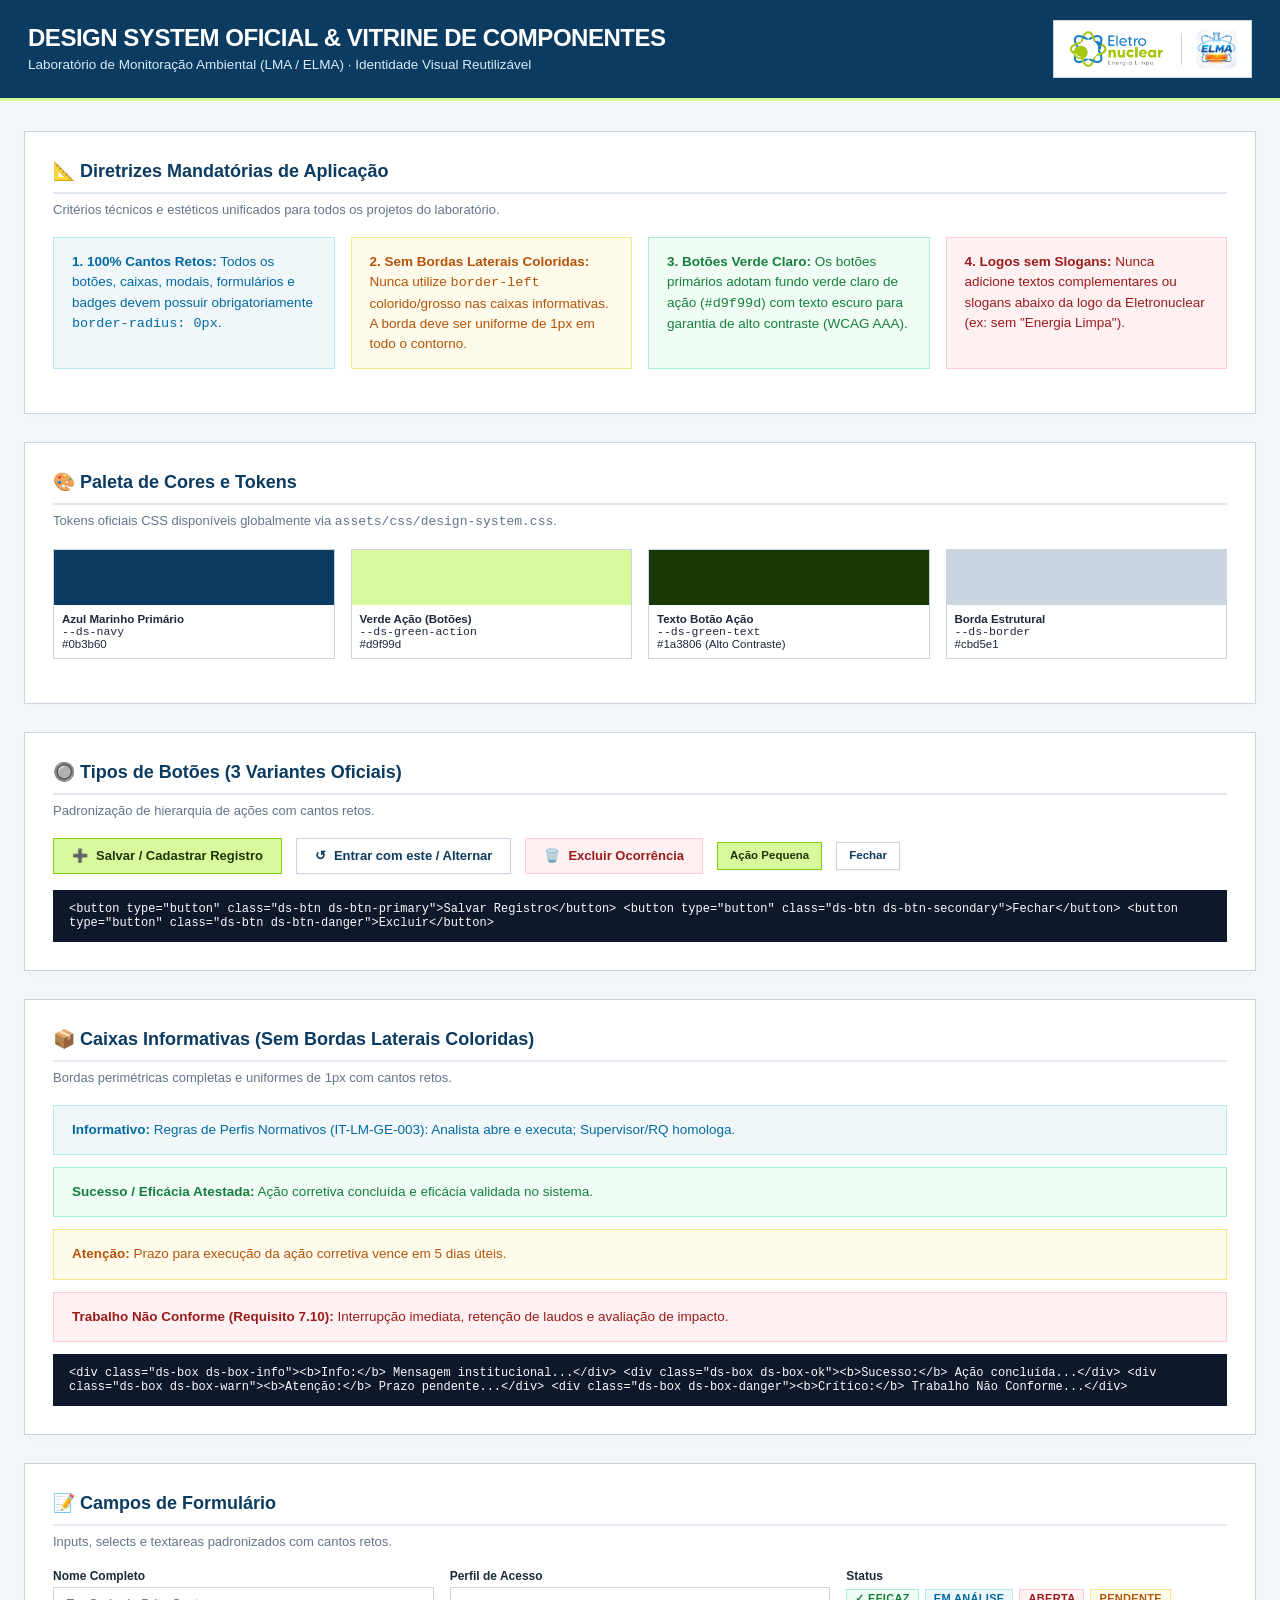
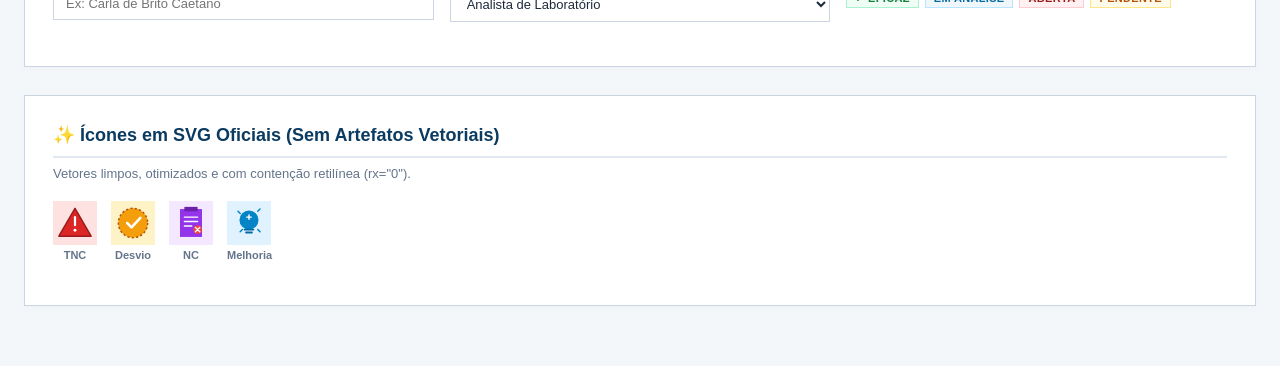
<file: design-system.html>
<!DOCTYPE html>
<html lang="pt-BR">
<head>
  <meta charset="UTF-8">
  <meta name="viewport" content="width=device-width, initial-scale=1.0">
  <title>Showcase & Biblioteca Visual · Design System Oficial LMA</title>
  <link rel="stylesheet" href="assets/css/design-system.css">
  <style>
    body {
      margin: 0;
      padding: 0;
      font-family: -apple-system, BlinkMacSystemFont, "Segoe UI", Roboto, Helvetica, Arial, sans-serif;
      background: var(--ds-bg-page);
      color: var(--ds-text);
    }
    .demo-container {
      max-width: 1400px;
      margin: 30px auto 60px;
      padding: 0 24px;
    }
    .demo-section {
      background: #ffffff;
      border: 1.5px solid var(--ds-border);
      border-radius: var(--ds-radius);
      padding: 28px;
      margin-bottom: 28px;
      box-shadow: 0 2px 8px rgba(0,0,0,0.02);
    }
    .demo-section h2 {
      margin: 0 0 8px;
      font-size: 18px;
      color: var(--ds-navy);
      border-bottom: 2px solid var(--ds-border-light);
      padding-bottom: 10px;
      display: flex;
      align-items: center;
      gap: 8px;
    }
    .demo-section p.subtitle {
      margin: 0 0 20px;
      font-size: 13px;
      color: var(--ds-muted);
    }
    .demo-row {
      display: flex;
      align-items: center;
      gap: 14px;
      flex-wrap: wrap;
      margin-bottom: 16px;
    }
    .demo-grid {
      display: grid;
      grid-template-columns: repeat(auto-fit, minmax(280px, 1fr));
      gap: 16px;
      margin-bottom: 16px;
    }
    .code-preview {
      background: #0f172a;
      color: #f8fafc;
      padding: 12px 16px;
      border-radius: var(--ds-radius);
      font-family: ui-monospace, SFMono-Regular, Consolas, monospace;
      font-size: 12px;
      overflow-x: auto;
      margin-top: 10px;
    }
    .color-swatch {
      display: flex;
      flex-direction: column;
      border: 1px solid var(--ds-border);
      border-radius: var(--ds-radius);
      overflow: hidden;
      font-size: 11.5px;
    }
    .swatch-color {
      height: 55px;
    }
    .swatch-info {
      padding: 8px;
      background: #fff;
    }
  </style>
</head>
<body>

  <!-- ======================================================== -->
  <!-- 1. CABEÇALHO INSTITUCIONAL OFICIAL                        -->
  <!-- ======================================================== -->
  <header class="ds-header">
    <div class="ds-header-container">
      <div class="ds-header-titles">
        <h1>DESIGN SYSTEM OFICIAL & VITRINE DE COMPONENTES</h1>
        <p>Laboratório de Monitoração Ambiental (LMA / ELMA) · Identidade Visual Reutilizável</p>
      </div>
      <div class="ds-header-logos-box">
        <img src="assets/logo_eletronuclear.png" alt="Eletronuclear">
        <div class="ds-header-logos-divider"></div>
        <img src="assets/logo_elma.png" alt="LMA / ELMA">
      </div>
    </div>
  </header>

  <main class="demo-container">

    <!-- SEÇÃO: REGRAS FUNDAMENTAIS -->
    <div class="demo-section">
      <h2>📐 Diretrizes Mandatórias de Aplicação</h2>
      <p class="subtitle">Critérios técnicos e estéticos unificados para todos os projetos do laboratório.</p>
      
      <div class="demo-grid">
        <div class="ds-box ds-box-info" style="margin:0;">
          <strong>1. 100% Cantos Retos:</strong> Todos os botões, caixas, modais, formulários e badges devem possuir obrigatoriamente <code>border-radius: 0px</code>.
        </div>
        <div class="ds-box ds-box-warn" style="margin:0;">
          <strong>2. Sem Bordas Laterais Coloridas:</strong> Nunca utilize <code>border-left</code> colorido/grosso nas caixas informativas. A borda deve ser uniforme de 1px em todo o contorno.
        </div>
        <div class="ds-box ds-box-ok" style="margin:0;">
          <strong>3. Botões Verde Claro:</strong> Os botões primários adotam fundo verde claro de ação (<code>#d9f99d</code>) com texto escuro para garantia de alto contraste (WCAG AAA).
        </div>
        <div class="ds-box ds-box-danger" style="margin:0;">
          <strong>4. Logos sem Slogans:</strong> Nunca adicione textos complementares ou slogans abaixo da logo da Eletronuclear (ex: sem "Energia Limpa").
        </div>
      </div>
    </div>

    <!-- SEÇÃO: PALETA DE CORES -->
    <div class="demo-section">
      <h2>🎨 Paleta de Cores e Tokens</h2>
      <p class="subtitle">Tokens oficiais CSS disponíveis globalmente via <code>assets/css/design-system.css</code>.</p>
      
      <div class="demo-grid">
        <div class="color-swatch">
          <div class="swatch-color" style="background:#0b3b60;"></div>
          <div class="swatch-info">
            <strong>Azul Marinho Primário</strong><br>
            <code>--ds-navy</code><br>
            #0b3b60
          </div>
        </div>

        <div class="color-swatch">
          <div class="swatch-color" style="background:#d9f99d;"></div>
          <div class="swatch-info">
            <strong>Verde Ação (Botões)</strong><br>
            <code>--ds-green-action</code><br>
            #d9f99d
          </div>
        </div>

        <div class="color-swatch">
          <div class="swatch-color" style="background:#1a3806;"></div>
          <div class="swatch-info">
            <strong>Texto Botão Ação</strong><br>
            <code>--ds-green-text</code><br>
            #1a3806 (Alto Contraste)
          </div>
        </div>

        <div class="color-swatch">
          <div class="swatch-color" style="background:#cbd5e1;"></div>
          <div class="swatch-info">
            <strong>Borda Estrutural</strong><br>
            <code>--ds-border</code><br>
            #cbd5e1
          </div>
        </div>
      </div>
    </div>

    <!-- SEÇÃO: BOTÕES PADRONIZADOS -->
    <div class="demo-section">
      <h2>🔘 Tipos de Botões (3 Variantes Oficiais)</h2>
      <p class="subtitle">Padronização de hierarquia de ações com cantos retos.</p>

      <div class="demo-row">
        <!-- Botão Primário -->
        <button type="button" class="ds-btn ds-btn-primary">
          <span>➕</span> Salvar / Cadastrar Registro
        </button>

        <!-- Botão Secundário / Outline -->
        <button type="button" class="ds-btn ds-btn-secondary">
          <span>↺</span> Entrar com este / Alternar
        </button>

        <!-- Botão de Ação Crítica / Perigo -->
        <button type="button" class="ds-btn ds-btn-danger">
          <span>🗑️</span> Excluir Ocorrência
        </button>

        <!-- Variações Small -->
        <button type="button" class="ds-btn ds-btn-primary ds-btn-sm">
          Ação Pequena
        </button>
        <button type="button" class="ds-btn ds-btn-secondary ds-btn-sm">
          Fechar
        </button>
      </div>

      <div class="code-preview">
&lt;button type="button" class="ds-btn ds-btn-primary"&gt;Salvar Registro&lt;/button&gt;
&lt;button type="button" class="ds-btn ds-btn-secondary"&gt;Fechar&lt;/button&gt;
&lt;button type="button" class="ds-btn ds-btn-danger"&gt;Excluir&lt;/button&gt;
      </div>
    </div>

    <!-- SEÇÃO: CAIXAS INFORMATIVAS & PAINÉIS -->
    <div class="demo-section">
      <h2>📦 Caixas Informativas (Sem Bordas Laterais Coloridas)</h2>
      <p class="subtitle">Bordas perimétricas completas e uniformes de 1px com cantos retos.</p>

      <div class="ds-box ds-box-info">
        <b>Informativo:</b> Regras de Perfis Normativos (IT-LM-GE-003): Analista abre e executa; Supervisor/RQ homologa.
      </div>

      <div class="ds-box ds-box-ok">
        <b>Sucesso / Eficácia Atestada:</b> Ação corretiva concluída e eficácia validada no sistema.
      </div>

      <div class="ds-box ds-box-warn">
        <b>Atenção:</b> Prazo para execução da ação corretiva vence em 5 dias úteis.
      </div>

      <div class="ds-box ds-box-danger">
        <b>Trabalho Não Conforme (Requisito 7.10):</b> Interrupção imediata, retenção de laudos e avaliação de impacto.
      </div>

      <div class="code-preview">
&lt;div class="ds-box ds-box-info"&gt;&lt;b&gt;Info:&lt;/b&gt; Mensagem institucional...&lt;/div&gt;
&lt;div class="ds-box ds-box-ok"&gt;&lt;b&gt;Sucesso:&lt;/b&gt; Ação concluída...&lt;/div&gt;
&lt;div class="ds-box ds-box-warn"&gt;&lt;b&gt;Atenção:&lt;/b&gt; Prazo pendente...&lt;/div&gt;
&lt;div class="ds-box ds-box-danger"&gt;&lt;b&gt;Crítico:&lt;/b&gt; Trabalho Não Conforme...&lt;/div&gt;
      </div>
    </div>

    <!-- SEÇÃO: FORMULÁRIOS & CAMPOS -->
    <div class="demo-section">
      <h2>📝 Campos de Formulário</h2>
      <p class="subtitle">Inputs, selects e textareas padronizados com cantos retos.</p>

      <div class="demo-grid">
        <div>
          <label style="font-size:12px;font-weight:700;display:block;margin-bottom:4px;">Nome Completo</label>
          <input type="text" class="ds-input" placeholder="Ex: Carla de Brito Caetano">
        </div>

        <div>
          <label style="font-size:12px;font-weight:700;display:block;margin-bottom:4px;">Perfil de Acesso</label>
          <select class="ds-select">
            <option>Analista de Laboratório</option>
            <option>Supervisor / RQ</option>
          </select>
        </div>

        <div>
          <label style="font-size:12px;font-weight:700;display:block;margin-bottom:4px;">Status</label>
          <div style="display:flex;gap:6px;margin-top:6px;">
            <span class="ds-badge ds-badge-ok">✓ Eficaz</span>
            <span class="ds-badge ds-badge-info">Em Análise</span>
            <span class="ds-badge ds-badge-danger">Aberta</span>
            <span class="ds-badge ds-badge-warn">Pendente</span>
          </div>
        </div>
      </div>
    </div>

    <!-- SEÇÃO: ÍCONES EM SVG -->
    <div class="demo-section">
      <h2>✨ Ícones em SVG Oficiais (Sem Artefatos Vetoriais)</h2>
      <p class="subtitle">Vetores limpos, otimizados e com contenção retilínea (rx="0").</p>

      <div class="demo-row">
        <!-- Trabalho Não Conforme -->
        <div style="text-align:center;">
          <div class="ds-icon-box" title="Trabalho Não Conforme">
            <svg viewBox="0 0 60 60" width="44" height="44" fill="none" xmlns="http://www.w3.org/2000/svg">
              <rect width="60" height="60" rx="0" fill="#fee2e2"/>
              <path d="M30 10L52 48H8L30 10Z" fill="#dc2626" stroke="#991b1b" stroke-width="2" stroke-linejoin="round"/>
              <path d="M30 22V33" stroke="white" stroke-width="3" stroke-linecap="round"/>
              <circle cx="30" cy="40" r="2" fill="white"/>
            </svg>
          </div>
          <span style="font-size:11px;font-weight:700;color:var(--ds-muted);margin-top:4px;display:block;">TNC</span>
        </div>

        <!-- Desvio de Processo -->
        <div style="text-align:center;">
          <div class="ds-icon-box" title="Desvio de Processo">
            <svg viewBox="0 0 60 60" width="44" height="44" fill="none" xmlns="http://www.w3.org/2000/svg">
              <rect width="60" height="60" rx="0" fill="#fef3c7"/>
              <circle cx="30" cy="30" r="20" fill="#f59e0b"/>
              <path d="M22 30L28 36L40 23" stroke="white" stroke-width="3.5" stroke-linecap="round" stroke-linejoin="round"/>
              <circle cx="30" cy="30" r="20" stroke="#b45309" stroke-width="2" stroke-dasharray="3 3"/>
            </svg>
          </div>
          <span style="font-size:11px;font-weight:700;color:var(--ds-muted);margin-top:4px;display:block;">Desvio</span>
        </div>

        <!-- Não Conformidade -->
        <div style="text-align:center;">
          <div class="ds-icon-box" title="Não Conformidade">
            <svg viewBox="0 0 60 60" width="44" height="44" fill="none" xmlns="http://www.w3.org/2000/svg">
              <rect width="60" height="60" rx="0" fill="#f3e8ff"/>
              <rect x="15" y="11" width="30" height="38" rx="0" fill="#9333ea"/>
              <rect x="21" y="8" width="18" height="6" rx="0" fill="#6b21a8"/>
              <path d="M21 22H39M21 28H39M21 34H31" stroke="white" stroke-width="2" stroke-linecap="round"/>
              <circle cx="39" cy="39" r="6" fill="#ef4444"/>
              <path d="M36 36L42 42M42 36L36 42" stroke="white" stroke-width="1.8" stroke-linecap="round"/>
            </svg>
          </div>
          <span style="font-size:11px;font-weight:700;color:var(--ds-muted);margin-top:4px;display:block;">NC</span>
        </div>

        <!-- Oportunidade de Melhoria -->
        <div style="text-align:center;">
          <div class="ds-icon-box" title="Oportunidade de Melhoria">
            <svg viewBox="0 0 60 60" width="44" height="44" fill="none" xmlns="http://www.w3.org/2000/svg">
              <rect width="60" height="60" rx="0" fill="#e0f2fe"/>
              <circle cx="30" cy="26" r="13" fill="#0284c7"/>
              <path d="M24 39H36M26 43H34" stroke="#0369a1" stroke-width="2.5" stroke-linecap="round"/>
              <path d="M30 19V25M27 22L33 22" stroke="white" stroke-width="2" stroke-linecap="round"/>
              <path d="M42 14L45 11M18 42L21 39M15 14L18 17M45 42L42 39" stroke="#0284c7" stroke-width="2" stroke-linecap="round"/>
            </svg>
          </div>
          <span style="font-size:11px;font-weight:700;color:var(--ds-muted);margin-top:4px;display:block;">Melhoria</span>
        </div>
      </div>
    </div>

  </main>

</body>
</html>
</file>
<file: assets/css/design-system.css>
/**
 * ==========================================================================
 * DESIGN SYSTEM OFICIAL · LMA / ELETRONUCLEAR
 * Identidade Visual e Biblioteca de Componentes Reutilizáveis
 * ==========================================================================
 * DIRETRIZES MANDATÓRIAS:
 * 1. 100% Cantos Retos: border-radius: 0px em TODOS os componentes.
 * 2. Caixas e Painéis: Borda perimétrica uniforme de 1px. Proibido border-left colorido.
 * 3. Botões Primários: Fundo verde claro de ação (#d9f99d) com texto escuro (#1a3806).
 * 4. Logos e Cabeçalhos: Institucional limpo, sem slogans ou textos sob a logo.
 * 5. Ícones SVG: Geometria limpa, rx="0", sem artefatos vetoriais.
 * ==========================================================================
 */

:root {
  /* Cores Institucionais Principais */
  --ds-navy: #0b3b60;            /* Azul Marinho Primário */
  --ds-navy-dark: #07263e;       /* Azul Petróleo Profundo */
  --ds-navy-light: #165b94;      /* Azul Secundário */
  
  /* Verde de Ação / Destaque (Verde Claro com Alto Contraste) */
  --ds-green-action: #d9f99d;    /* Fundo verde claro para botões de ação */
  --ds-green-action-hover: #bef264; /* Fundo no hover */
  --ds-green-action-active: #a3e635; /* Fundo no clique/ativo */
  --ds-green-action-border: #84cc16; /* Borda de reforço */
  --ds-green-text: #1a3806;      /* Texto verde-oliva ultra escuro (contraste AAA) */

  /* Cores Neutras e Estruturais */
  --ds-bg-page: #f4f7f9;
  --ds-bg-card: #ffffff;
  --ds-border: #cbd5e1;
  --ds-border-light: #e2e8f0;
  --ds-text: #1e293b;
  --ds-muted: #64748b;

  /* Estados e Contextos */
  --ds-info-bg: #f0f7fb;
  --ds-info-border: #bae6fd;
  --ds-info-text: #0369a1;

  --ds-ok-bg: #f0fdf4;
  --ds-ok-border: #a7f3d0;
  --ds-ok-text: #15803d;

  --ds-warn-bg: #fffbeb;
  --ds-warn-border: #fde68a;
  --ds-warn-text: #b45309;

  --ds-danger-bg: #fff1f2;
  --ds-danger-border: #fecdd3;
  --ds-danger-text: #991b1b;

  /* Geometria Mandatória */
  --ds-radius: 0px !important;
}

/* ==========================================================================
   1. CABEÇALHO INSTITUCIONAL (.ds-header)
   ========================================================================== */
.ds-header {
  background: var(--ds-navy);
  color: #ffffff;
  padding: 20px 28px;
  border-bottom: 3px solid var(--ds-green-action);
}

.ds-header-container {
  max-width: 1550px;
  margin: 0 auto;
  display: flex;
  justify-content: space-between;
  align-items: center;
  gap: 24px;
  flex-wrap: wrap;
}

.ds-header-titles h1 {
  font-size: 24px;
  font-weight: 800;
  margin: 0 0 4px;
  letter-spacing: -0.02em;
  color: #ffffff;
}

.ds-header-titles p {
  margin: 0;
  font-size: 13.5px;
  color: #d8ecf8;
  line-height: 1.4;
}

.ds-header-logos-box {
  display: flex;
  align-items: center;
  gap: 14px;
  background: #ffffff;
  padding: 8px 14px;
  border: 1.5px solid #cbd5e1;
  border-radius: var(--ds-radius);
  flex-shrink: 0;
}

.ds-header-logos-box img {
  height: 40px;
  max-width: 125px;
  object-fit: contain;
  display: block;
}

.ds-header-logos-divider {
  width: 1px;
  height: 32px;
  background: #cbd5e1;
}

/* ==========================================================================
   2. BOTÕES PADRONIZADOS (.ds-btn-*)
   ========================================================================== */
.ds-btn {
  display: inline-flex;
  align-items: center;
  justify-content: center;
  gap: 8px;
  font-family: inherit;
  font-size: 13px;
  font-weight: 700;
  padding: 9px 18px;
  border-radius: var(--ds-radius);
  cursor: pointer;
  text-decoration: none;
  transition: all 0.15s ease;
  line-height: 1.2;
  box-sizing: border-box;
}

/* 2.1 Botão Primário: Verde Claro com Texto Escuro de Alto Contraste */
.ds-btn-primary {
  background: var(--ds-green-action);
  color: var(--ds-green-text);
  border: 1px solid var(--ds-green-action-border);
  box-shadow: 0 1px 3px rgba(0, 0, 0, 0.05);
}

.ds-btn-primary:hover {
  background: var(--ds-green-action-hover);
  border-color: #65a30d;
  color: #0d1f03;
  transform: translateY(-1px);
  box-shadow: 0 3px 8px rgba(132, 204, 22, 0.25);
}

.ds-btn-primary:active {
  background: var(--ds-green-action-active);
  transform: translateY(0);
}

/* 2.2 Botão Secundário / Outline: Fundo Branco, Borda 1px, Texto Marinho */
.ds-btn-secondary {
  background: #ffffff;
  color: var(--ds-navy);
  border: 1.5px solid var(--ds-border);
  box-shadow: 0 1px 2px rgba(0, 0, 0, 0.04);
}

.ds-btn-secondary:hover {
  background: #f8fafc;
  border-color: var(--ds-navy);
  color: var(--ds-navy-dark);
  transform: translateY(-1px);
}

.ds-btn-secondary:active {
  background: #f1f5f9;
  transform: translateY(0);
}

/* 2.3 Botão de Perigo / Ação Crítica: Fundo Rosa Suave com Borda Avermelhada */
.ds-btn-danger {
  background: var(--ds-danger-bg);
  color: var(--ds-danger-text);
  border: 1px solid var(--ds-danger-border);
}

.ds-btn-danger:hover {
  background: #ffe4e6;
  border-color: #fda4af;
  color: #881337;
  transform: translateY(-1px);
}

.ds-btn-danger:active {
  background: #fecdd3;
  transform: translateY(0);
}

/* Tamanho Pequeno (Small) */
.ds-btn-sm {
  padding: 6px 12px;
  font-size: 11.5px;
}

/* ==========================================================================
   3. CAIXAS INFORMATIVAS & PAINÉIS (.ds-box-*)
   Regra: Borda perimétrica uniforme de 1px, sem border-left colorido
   ========================================================================== */
.ds-box {
  padding: 14px 18px;
  margin: 12px 0;
  font-size: 13.5px;
  line-height: 1.5;
  border-radius: var(--ds-radius);
  border: 1px solid var(--ds-border-light);
  background: #ffffff;
  box-sizing: border-box;
}

.ds-box-info {
  background: var(--ds-info-bg);
  border: 1px solid var(--ds-info-border);
  color: var(--ds-info-text);
}

.ds-box-ok {
  background: var(--ds-ok-bg);
  border: 1px solid var(--ds-ok-border);
  color: var(--ds-ok-text);
}

.ds-box-warn {
  background: var(--ds-warn-bg);
  border: 1px solid var(--ds-warn-border);
  color: var(--ds-warn-text);
}

.ds-box-danger {
  background: var(--ds-danger-bg);
  border: 1px solid var(--ds-danger-border);
  color: var(--ds-danger-text);
}

/* ==========================================================================
   4. FORMULÁRIOS & CAMPOS COM CANTOS RETOS
   ========================================================================== */
.ds-input,
.ds-select,
.ds-textarea {
  width: 100%;
  padding: 8px 12px;
  font-size: 13px;
  font-family: inherit;
  color: var(--ds-text);
  background: #ffffff;
  border: 1.5px solid var(--ds-border);
  border-radius: var(--ds-radius);
  box-sizing: border-box;
  transition: border-color 0.15s ease, box-shadow 0.15s ease;
}

.ds-input:focus,
.ds-select:focus,
.ds-textarea:focus {
  outline: none;
  border-color: var(--ds-navy);
  box-shadow: 0 0 0 2px rgba(11, 59, 96, 0.15);
}

/* ==========================================================================
   5. BADGES & PÍLULAS DE STATUS (CANTOS RETOS)
   ========================================================================== */
.ds-badge {
  display: inline-flex;
  align-items: center;
  gap: 5px;
  padding: 3px 8px;
  font-size: 11px;
  font-weight: 750;
  text-transform: uppercase;
  letter-spacing: 0.03em;
  border-radius: var(--ds-radius);
  border: 1px solid transparent;
  line-height: 1;
}

.ds-badge-ok {
  background: var(--ds-ok-bg);
  color: var(--ds-ok-text);
  border-color: var(--ds-ok-border);
}

.ds-badge-warn {
  background: var(--ds-warn-bg);
  color: var(--ds-warn-text);
  border-color: var(--ds-warn-border);
}

.ds-badge-danger {
  background: var(--ds-danger-bg);
  color: var(--ds-danger-text);
  border-color: var(--ds-danger-border);
}

.ds-badge-info {
  background: var(--ds-info-bg);
  color: var(--ds-info-text);
  border-color: var(--ds-info-border);
}

/* ==========================================================================
   6. CARDS & PAINÉIS ESTRUTURAIS
   ========================================================================== */
.ds-card {
  background: #ffffff;
  border: 1.5px solid var(--ds-border);
  border-radius: var(--ds-radius);
  padding: 20px;
  box-shadow: 0 2px 6px rgba(0, 0, 0, 0.03);
  box-sizing: border-box;
}

/* ==========================================================================
   7. ÍCONES SVG (CONTAINER COM CANTOS RETOS)
   ========================================================================== */
.ds-icon-box {
  width: 44px;
  height: 44px;
  display: flex;
  align-items: center;
  justify-content: center;
  border-radius: var(--ds-radius);
  flex-shrink: 0;
}

.ds-icon-box svg {
  display: block;
  border-radius: var(--ds-radius);
}
</file>
